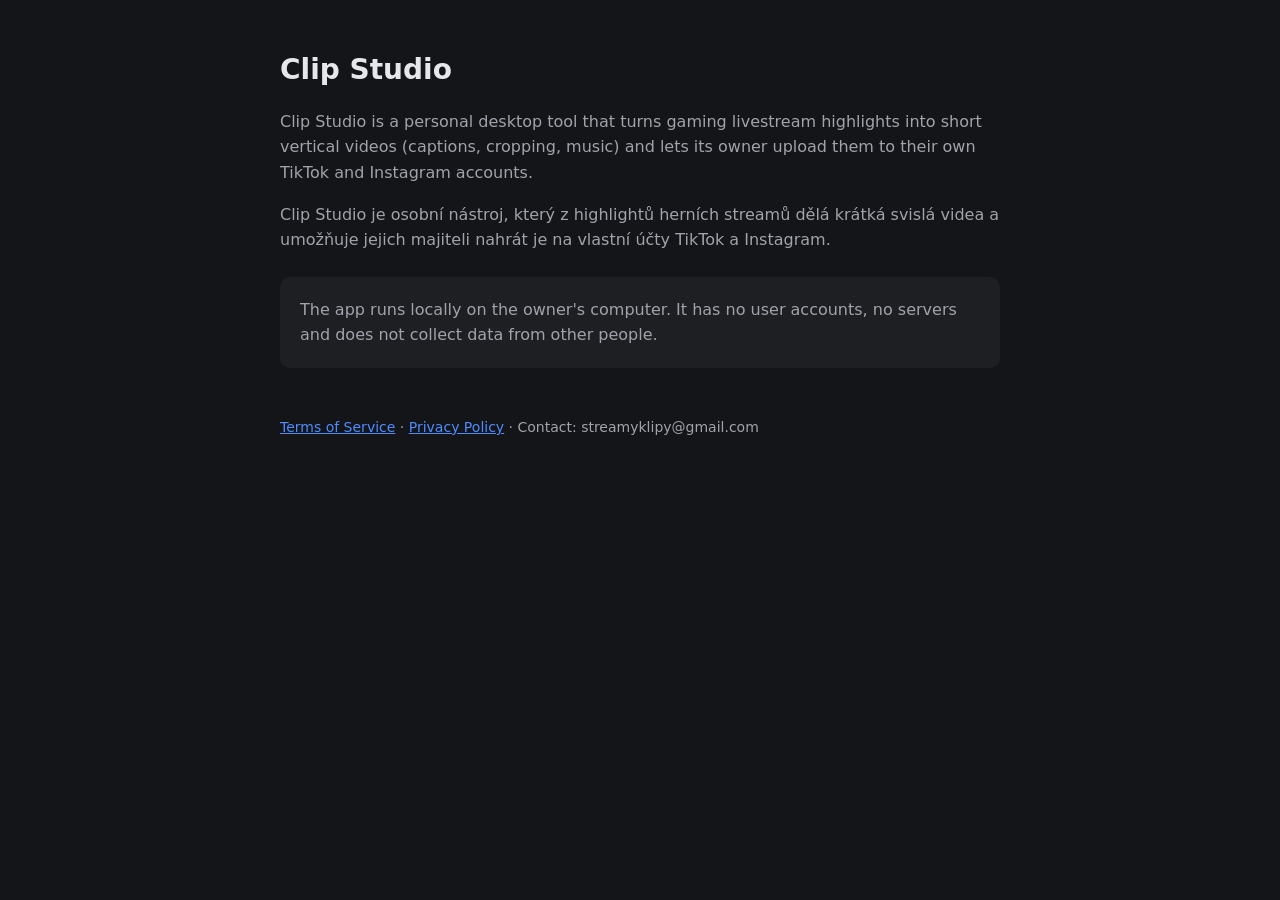
<file: index.html>
<!doctype html><html lang="cs"><head><meta charset="utf-8"><meta name="viewport" content="width=device-width,initial-scale=1">
<title>Clip Studio</title><link rel="stylesheet" href="style.css"></head><body><main>
<h1>Clip Studio</h1>
<p>Clip Studio is a personal desktop tool that turns gaming livestream highlights into short vertical videos
(captions, cropping, music) and lets its owner upload them to their own TikTok and Instagram accounts.</p>
<p>Clip Studio je osobní nástroj, který z highlightů herních streamů dělá krátká svislá videa a umožňuje
jejich majiteli nahrát je na vlastní účty TikTok a Instagram.</p>
<div class="box"><p style="margin:0">The app runs locally on the owner's computer. It has no user accounts, no servers and does not
collect data from other people.</p></div>
<footer><a href="terms.html">Terms of Service</a> · <a href="privacy.html">Privacy Policy</a> · Contact: streamyklipy@gmail.com</footer>
</main></body></html>
</file>
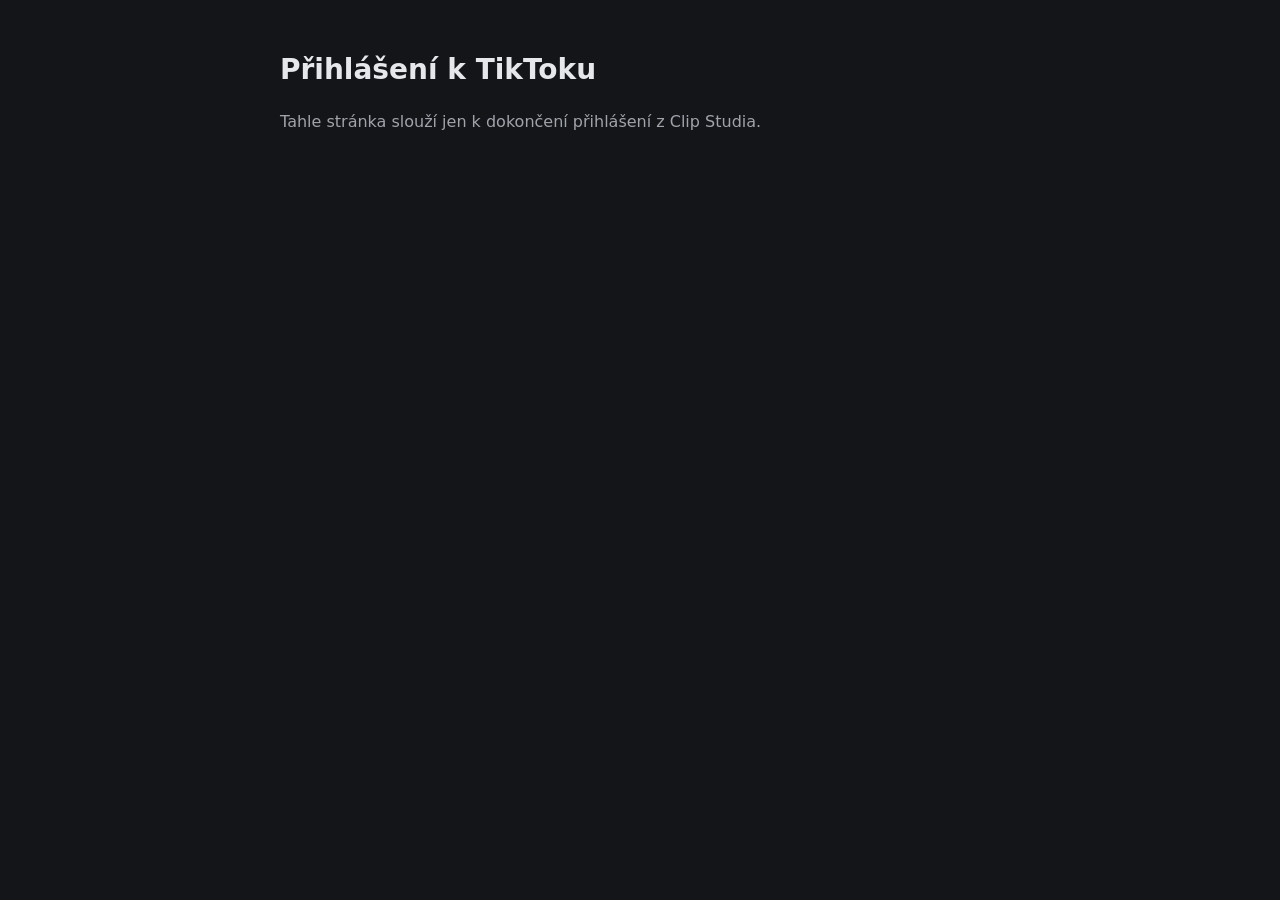
<file: callback.html>
<!doctype html><html lang="cs"><head><meta charset="utf-8"><meta name="viewport" content="width=device-width,initial-scale=1">
<title>Clip Studio – přihlášení</title><link rel="stylesheet" href="style.css"></head><body><main>
<h1>Přihlášení k TikToku</h1>
<p id="msg">Předávám přihlášení do Clip Studia ve tvém počítači…</p>
<div class="box" id="manual" hidden><p>Pokud se Clip Studio neotevřelo, ujisti se, že běží, a klikni znovu:</p>
<p><a id="again" href="#">Dokončit přihlášení v Clip Studiu</a></p></div>
<script>
// The OAuth code never leaves this browser: it is handed straight to Clip Studio running on this computer.
const q = new URLSearchParams(location.search);
const target = 'http://127.0.0.1:8765/tiktok/callback?' + q.toString();
if (q.get('error')) {
  document.getElementById('msg').textContent = 'TikTok přihlášení zrušil: ' + (q.get('error_description') || q.get('error'));
} else if (q.get('code')) {
  document.getElementById('again').href = target;
  setTimeout(() => { document.getElementById('manual').hidden = false; }, 2500);
  location.replace(target);
} else {
  document.getElementById('msg').textContent = 'Tahle stránka slouží jen k dokončení přihlášení z Clip Studia.';
}
</script>
</main></body></html>
</file>
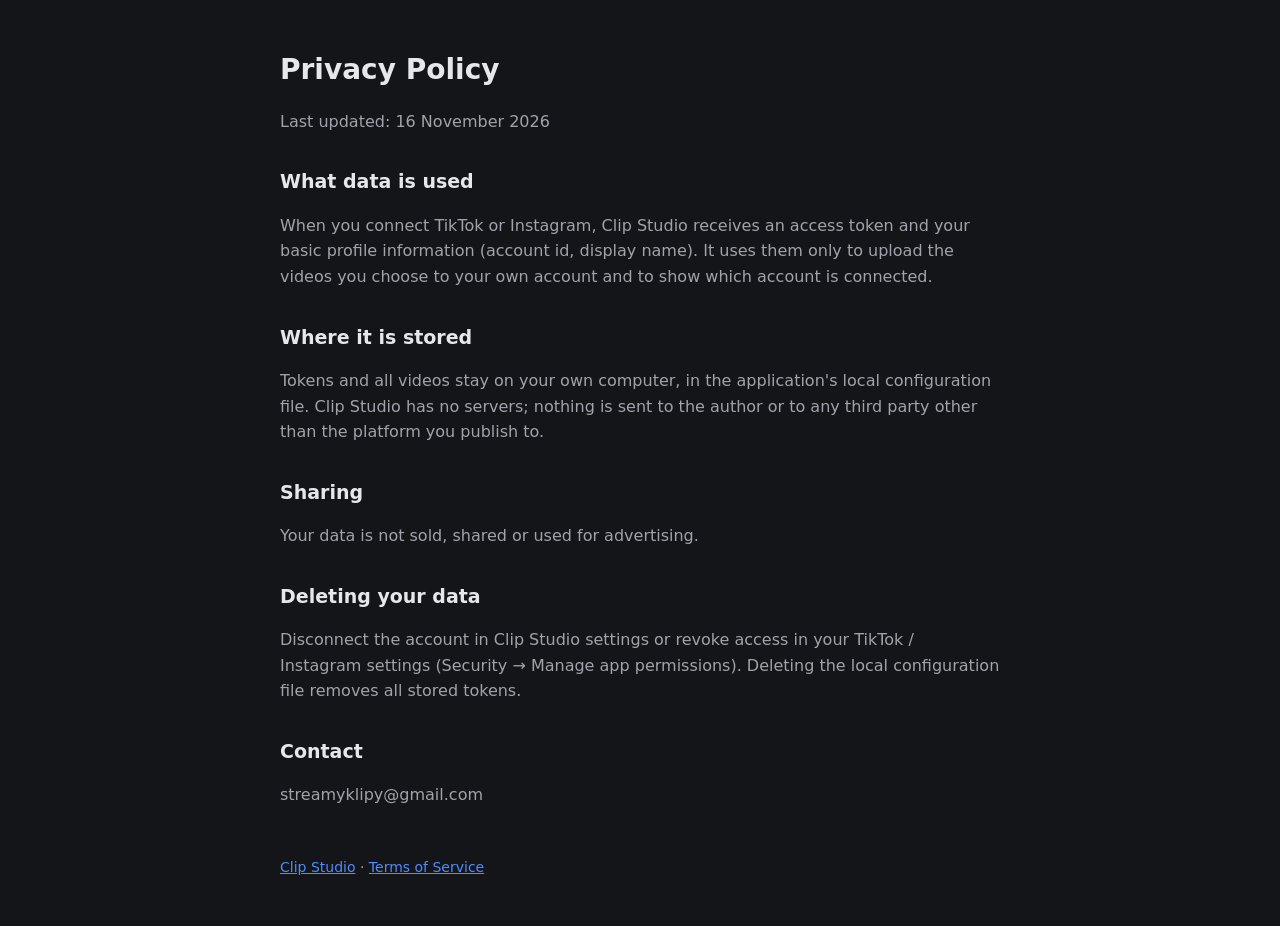
<file: privacy.html>
<!doctype html><html lang="en"><head><meta charset="utf-8"><meta name="viewport" content="width=device-width,initial-scale=1">
<title>Clip Studio – Privacy Policy</title><link rel="stylesheet" href="style.css"></head><body><main>
<h1>Privacy Policy</h1><p>Last updated: 16 November 2026</p>
<h2>What data is used</h2>
<p>When you connect TikTok or Instagram, Clip Studio receives an access token and your basic profile information
(account id, display name). It uses them only to upload the videos you choose to your own account and to show
which account is connected.</p>
<h2>Where it is stored</h2>
<p>Tokens and all videos stay on your own computer, in the application's local configuration file. Clip Studio has
no servers; nothing is sent to the author or to any third party other than the platform you publish to.</p>
<h2>Sharing</h2><p>Your data is not sold, shared or used for advertising.</p>
<h2>Deleting your data</h2>
<p>Disconnect the account in Clip Studio settings or revoke access in your TikTok / Instagram settings
(Security → Manage app permissions). Deleting the local configuration file removes all stored tokens.</p>
<h2>Contact</h2><p>streamyklipy@gmail.com</p>
<footer><a href="index.html">Clip Studio</a> · <a href="terms.html">Terms of Service</a></footer>
</main></body></html>
</file>
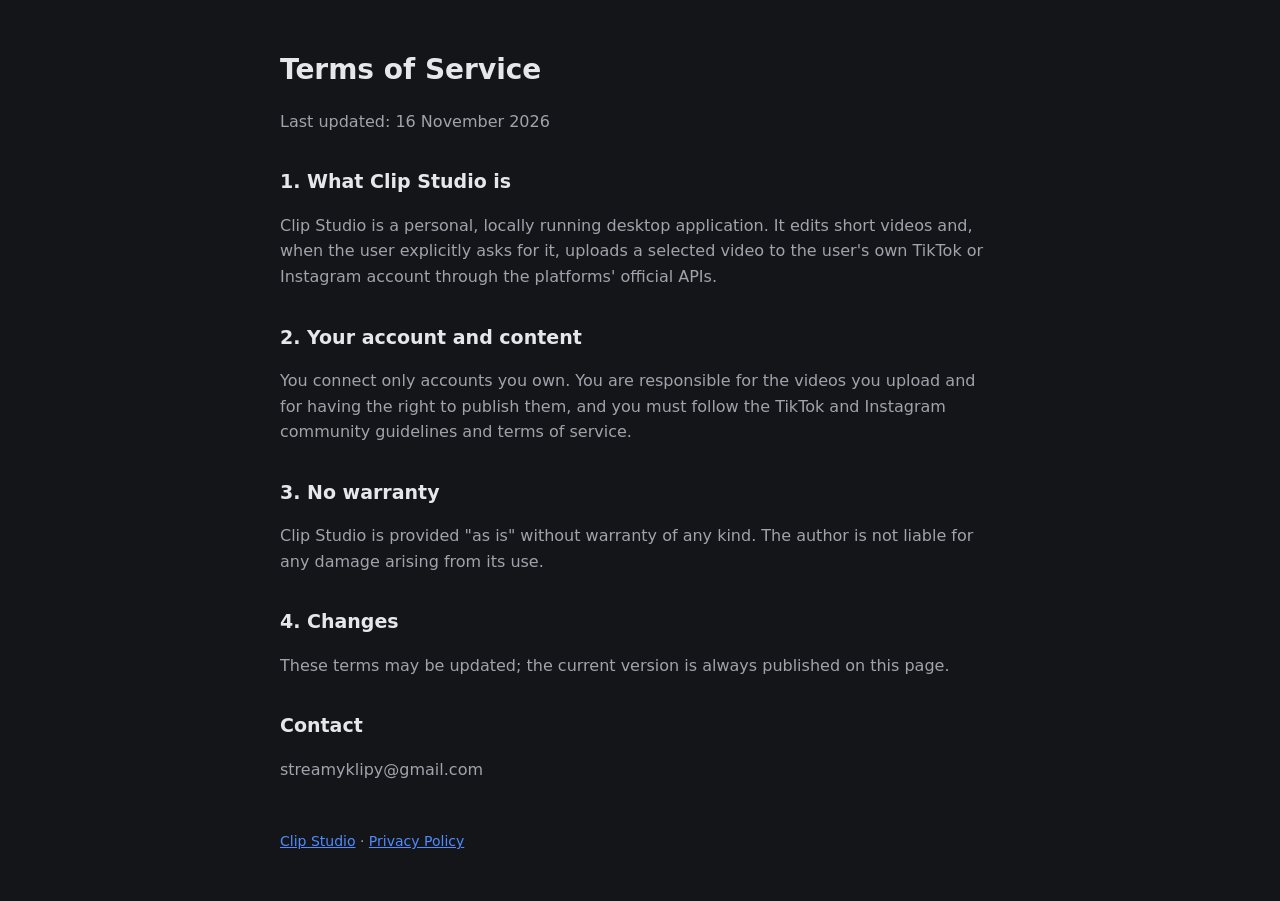
<file: terms.html>
<!doctype html><html lang="en"><head><meta charset="utf-8"><meta name="viewport" content="width=device-width,initial-scale=1">
<title>Clip Studio – Terms of Service</title><link rel="stylesheet" href="style.css"></head><body><main>
<h1>Terms of Service</h1><p>Last updated: 16 November 2026</p>
<h2>1. What Clip Studio is</h2>
<p>Clip Studio is a personal, locally running desktop application. It edits short videos and, when the user
explicitly asks for it, uploads a selected video to the user's own TikTok or Instagram account through the
platforms' official APIs.</p>
<h2>2. Your account and content</h2>
<p>You connect only accounts you own. You are responsible for the videos you upload and for having the right to
publish them, and you must follow the TikTok and Instagram community guidelines and terms of service.</p>
<h2>3. No warranty</h2>
<p>Clip Studio is provided "as is" without warranty of any kind. The author is not liable for any damage
arising from its use.</p>
<h2>4. Changes</h2>
<p>These terms may be updated; the current version is always published on this page.</p>
<h2>Contact</h2><p>streamyklipy@gmail.com</p>
<footer><a href="index.html">Clip Studio</a> · <a href="privacy.html">Privacy Policy</a></footer>
</main></body></html>
</file>
<file: style.css>
:root{--bg:#141518;--panel:#1e1f23;--text:#e6e7ea;--dim:#a0a3ab;--accent:#4f8cff}
body{margin:0;background:var(--bg);color:var(--text);font:16px/1.6 system-ui,-apple-system,"Segoe UI",sans-serif}
main{max-width:720px;margin:0 auto;padding:48px 20px}
h1{font-size:28px;margin:0 0 8px}h2{font-size:19px;margin:32px 0 8px}
p,li{color:var(--dim)}a{color:var(--accent)}
.box{background:var(--panel);border-radius:10px;padding:20px;margin-top:24px}
code{background:#000;padding:6px 10px;border-radius:6px;display:inline-block;word-break:break-all;color:var(--text)}
footer{margin-top:48px;font-size:14px;color:var(--dim)}
</file>
